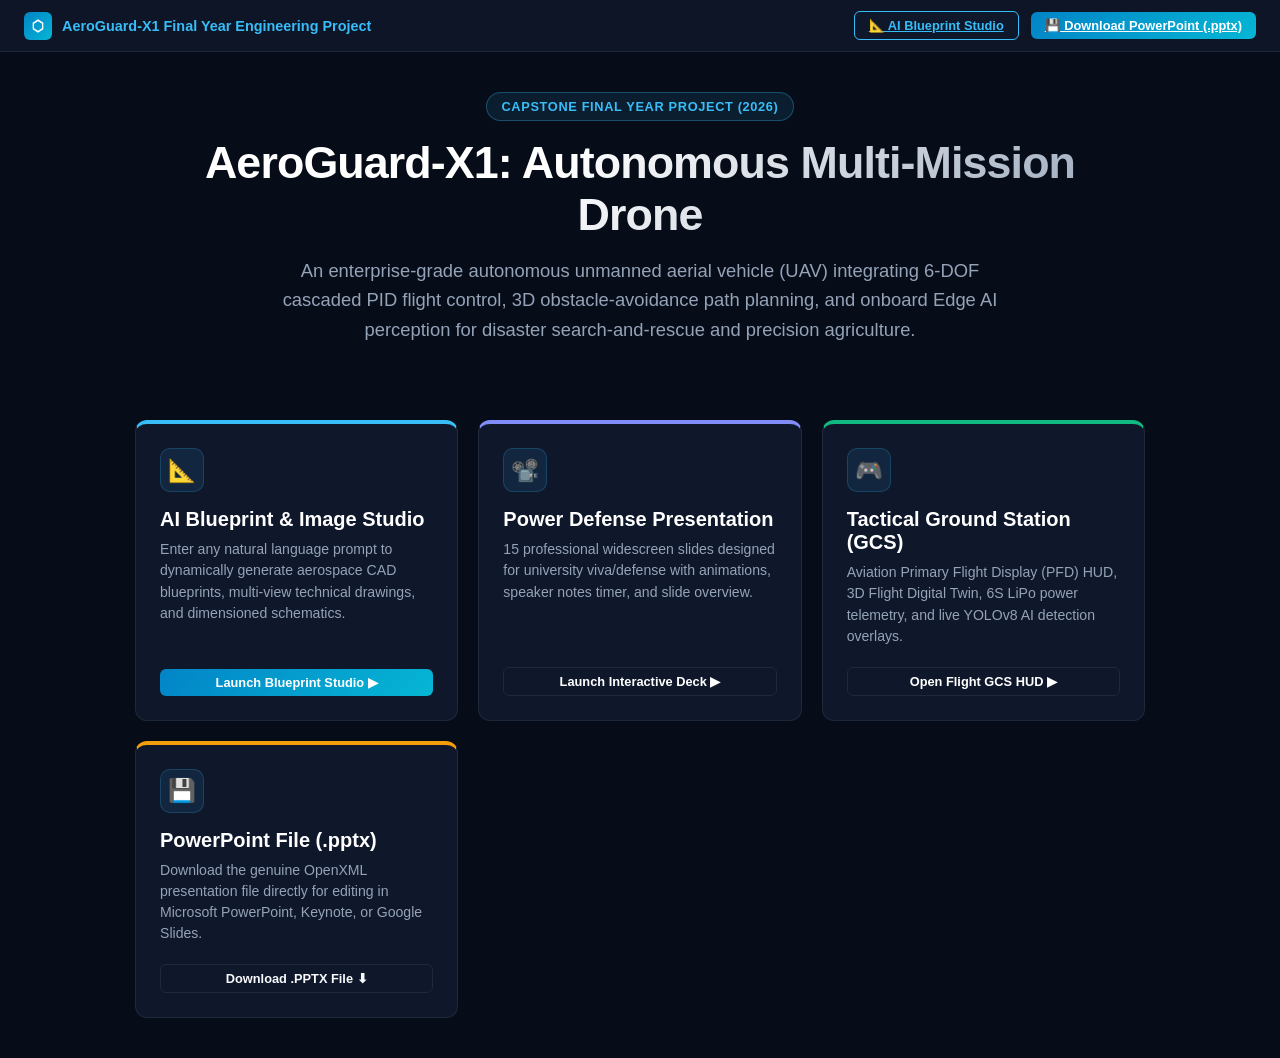
<file: static/index.html>
<!DOCTYPE html>
<html lang="en">

<head>
  <meta charset="UTF-8">
  <meta name="viewport" content="width=device-width, initial-scale=1.0">
  <title>AeroGuard-X1: Autonomous Multi-Mission Drone Project Portal</title>
  <link rel="stylesheet" href="css/presentation.css">
  <link rel="icon"
    href="data:image/svg+xml,<svg xmlns=%22http://www.w3.org/2000/svg%22 viewBox=%220 0 100 100%22><text y=%22.9em%22 font-size=%2290%22>🚁</text></svg>">
  <style>
    .portal-hero {
      max-width: 1000px;
      margin: 40px auto;
      text-align: center;
      padding: 0 20px;
    }

    .portal-badge {
      display: inline-block;
      padding: 6px 14px;
      background: rgba(56, 189, 248, 0.1);
      border: 1px solid rgba(56, 189, 248, 0.3);
      color: var(--accent-cyan);
      border-radius: 20px;
      font-size: 0.8rem;
      font-weight: 700;
      letter-spacing: 0.05em;
      margin-bottom: 16px;
    }

    .portal-title {
      font-size: 2.8rem;
      font-weight: 800;
      letter-spacing: -0.02em;
      line-height: 1.15;
      background: linear-gradient(135deg, #fff 40%, #94a3b8);
      -webkit-background-clip: text;
      -webkit-text-fill-color: transparent;
      margin-bottom: 16px;
    }

    .portal-desc {
      font-size: 1.15rem;
      color: var(--text-muted);
      max-width: 750px;
      margin: 0 auto 36px auto;
      line-height: 1.6;
    }

    .portal-cards {
      display: grid;
      grid-template-columns: repeat(auto-fit, minmax(280px, 1fr));
      gap: 20px;
      max-width: 1050px;
      margin: 0 auto 40px auto;
      padding: 0 20px;
    }

    .portal-card {
      background: var(--bg-card);
      border: 1px solid var(--bg-card-border);
      border-radius: 12px;
      padding: 24px;
      text-align: left;
      display: flex;
      flex-direction: column;
      justify-content: space-between;
      transition: all 0.2s;
    }

    .portal-card:hover {
      transform: translateY(-4px);
      border-color: var(--accent-cyan);
      box-shadow: 0 15px 30px rgba(0, 0, 0, 0.4);
    }

    .portal-card-icon {
      width: 44px;
      height: 44px;
      background: rgba(56, 189, 248, 0.1);
      border-radius: 10px;
      display: flex;
      align-items: center;
      justify-content: center;
      font-size: 1.4rem;
      margin-bottom: 16px;
      border: 1px solid rgba(56, 189, 248, 0.2);
    }

    .portal-card h3 {
      font-size: 1.25rem;
      color: #fff;
      margin-bottom: 8px;
    }

    .portal-card p {
      font-size: 0.88rem;
      color: var(--text-muted);
      line-height: 1.5;
      margin-bottom: 20px;
    }
  </style>
</head>

<body style="overflow-y: auto;">

  <!-- Portal Header -->
  <header class="pres-header">
    <div class="brand-tag">
      <div class="brand-icon-mini">
        <svg style="width: 16px; height: 16px; fill: #fff;" viewBox="0 0 24 24">
          <path d="M12 2L4 7v10l8 5 8-5V7l-8-5zm0 2.8L18 8.5v7l-6 3.7-6-3.7v-7l6-3.7z" />
        </svg>
      </div>
      <span>AeroGuard-X1 Final Year Engineering Project</span>
    </div>

    <div class="header-actions">
      <a href="blueprint.html" class="btn-ctrl" style="border-color: #38bdf8; color: #38bdf8;">
        <span>📐 AI Blueprint Studio</span>
      </a>
      <a href="/api/drone/download-pptx" class="btn-ctrl btn-download">
        <span>💾 Download PowerPoint (.pptx)</span>
      </a>
    </div>
  </header>

  <!-- Hero Section -->
  <section class="portal-hero">
    <div class="portal-badge">CAPSTONE FINAL YEAR PROJECT (2026)</div>
    <h1 class="portal-title">AeroGuard-X1: Autonomous Multi-Mission Drone</h1>
    <p class="portal-desc">
      An enterprise-grade autonomous unmanned aerial vehicle (UAV) integrating 6-DOF cascaded PID flight control, 3D
      obstacle-avoidance path planning, and onboard Edge AI perception for disaster search-and-rescue and precision
      agriculture.
    </p>
  </section>

  <!-- Feature Cards Grid -->
  <section class="portal-cards">
    <!-- Card 1: AI Drone Blueprint & Image Studio -->
    <div class="portal-card" style="border-top: 4px solid var(--accent-cyan);">
      <div>
        <div class="portal-card-icon">📐</div>
        <h3>AI Blueprint & Image Studio</h3>
        <p>Enter any natural language prompt to dynamically generate aerospace CAD blueprints, multi-view technical
          drawings, and dimensioned schematics.</p>
      </div>
      <a href="blueprint.html" class="btn-ctrl btn-download"
        style="text-align: center; justify-content: center; text-decoration: none;">
        Launch Blueprint Studio ▶
      </a>
    </div>

    <!-- Card 2: Interactive Power Presentation -->
    <div class="portal-card" style="border-top: 4px solid #818cf8;">
      <div>
        <div class="portal-card-icon">📽️</div>
        <h3>Power Defense Presentation</h3>
        <p>15 professional widescreen slides designed for university viva/defense with animations, speaker notes timer,
          and slide overview.</p>
      </div>
      <a href="presentation.html" class="btn-ctrl"
        style="text-align: center; justify-content: center; text-decoration: none; color: #fff;">
        Launch Interactive Deck ▶
      </a>
    </div>

    <!-- Card 3: Ground Control Station HUD -->
    <div class="portal-card" style="border-top: 4px solid var(--accent-emerald);">
      <div>
        <div class="portal-card-icon">🎮</div>
        <h3>Tactical Ground Station (GCS)</h3>
        <p>Aviation Primary Flight Display (PFD) HUD, 3D Flight Digital Twin, 6S LiPo power telemetry, and live YOLOv8
          AI detection overlays.</p>
      </div>
      <a href="gcs.html" class="btn-ctrl"
        style="text-align: center; justify-content: center; text-decoration: none; color: #fff;">
        Open Flight GCS HUD ▶
      </a>
    </div>

    <!-- Card 4: Microsoft PowerPoint PPTX -->
    <div class="portal-card" style="border-top: 4px solid var(--accent-amber);">
      <div>
        <div class="portal-card-icon">💾</div>
        <h3>PowerPoint File (.pptx)</h3>
        <p>Download the genuine OpenXML presentation file directly for editing in Microsoft PowerPoint, Keynote, or
          Google Slides.</p>
      </div>
      <a href="/api/drone/download-pptx" class="btn-ctrl"
        style="text-align: center; justify-content: center; text-decoration: none;">
        Download .PPTX File ⬇
      </a>
    </div>
  </section>

</body>

</html>
</file>
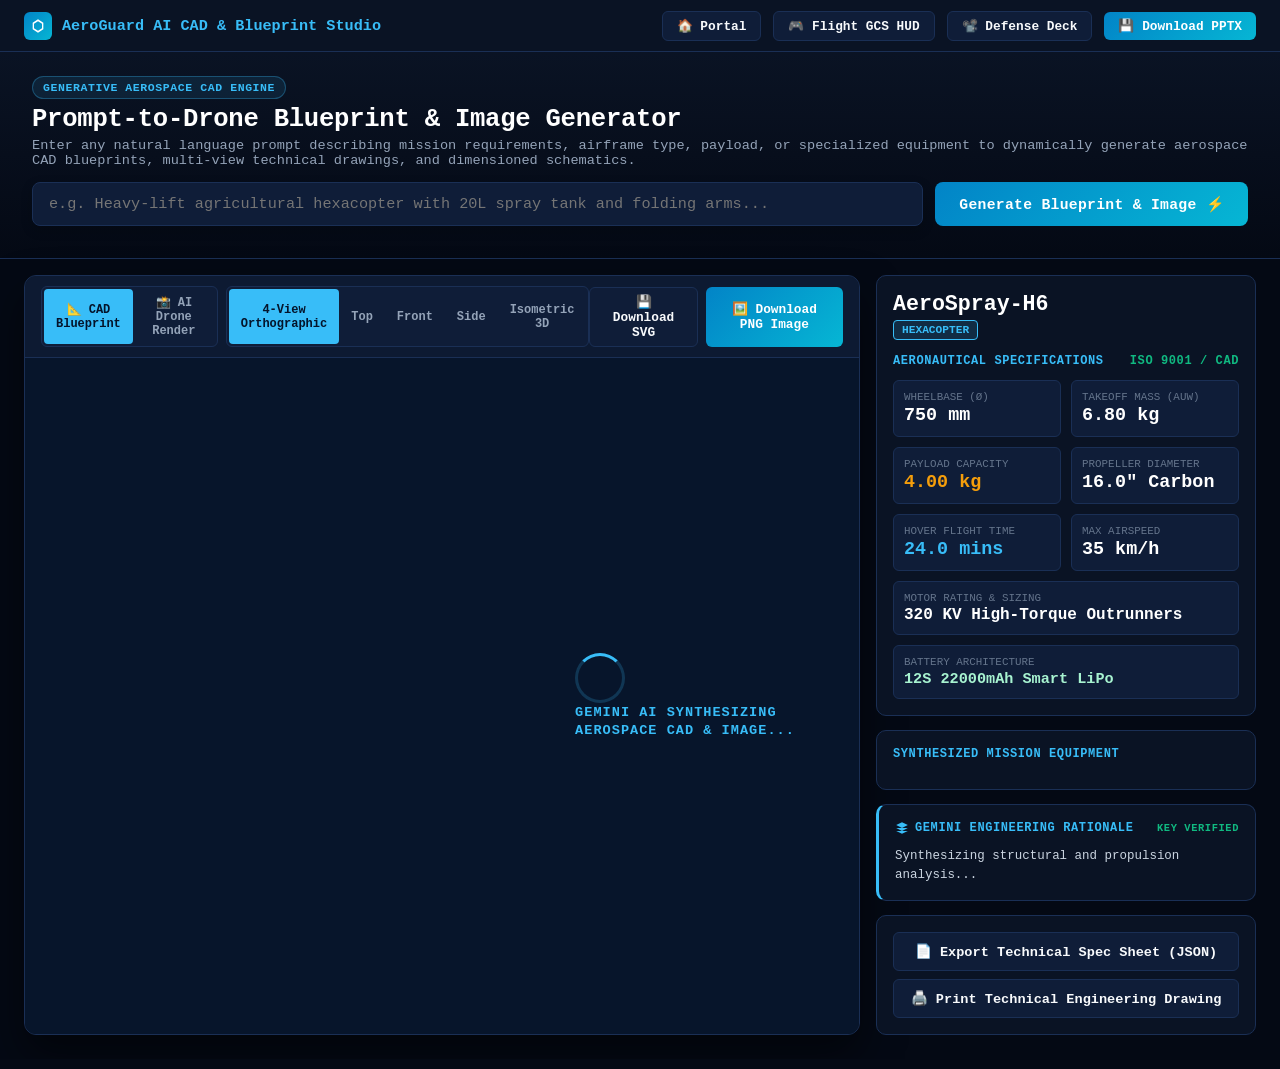
<file: static/blueprint.html>
<!DOCTYPE html>
<html lang="en">
<head>
  <meta charset="UTF-8">
  <meta name="viewport" content="width=device-width, initial-scale=1.0">
  <title>AeroGuard-X1: AI Drone Blueprint & Image Studio</title>
  <link rel="stylesheet" href="css/blueprint.css">
  <link rel="icon" href="data:image/svg+xml,<svg xmlns=%22http://www.w3.org/2000/svg%22 viewBox=%220 0 100 100%22><text y=%22.9em%22 font-size=%2290%22>📐</text></svg>">
</head>
<body>

  <!-- Studio Header -->
  <header>
    <div class="brand">
      <div class="brand-icon">
        <svg style="width: 16px; height: 16px; fill: #fff;" viewBox="0 0 24 24"><path d="M12 2L4 7v10l8 5 8-5V7l-8-5zm0 2.8L18 8.5v7l-6 3.7-6-3.7v-7l6-3.7z"/></svg>
      </div>
      <span>AeroGuard AI CAD & Blueprint Studio</span>
    </div>

    <div class="nav-links">
      <a href="index.html" class="btn">🏠 Portal</a>
      <a href="gcs.html" class="btn">🎮 Flight GCS HUD</a>
      <a href="presentation.html" class="btn">📽️ Defense Deck</a>
      <a href="/api/drone/download-pptx" class="btn btn-primary">💾 Download PPTX</a>
    </div>
  </header>

  <!-- Prompt Studio Hero -->
  <section class="prompt-hero">
    <div class="prompt-hero-header">
      <div class="studio-badge">GENERATIVE AEROSPACE CAD ENGINE</div>
      <h1>Prompt-to-Drone Blueprint & Image Generator</h1>
      <p>Enter any natural language prompt describing mission requirements, airframe type, payload, or specialized equipment to dynamically generate aerospace CAD blueprints, multi-view technical drawings, and dimensioned schematics.</p>
    </div>

    <!-- Prompt Input Row -->
    <div class="prompt-input-row">
      <input type="text" id="promptInput" class="prompt-input" placeholder="e.g. Heavy-lift agricultural hexacopter with 20L spray tank and folding arms..." />
      <button id="btnGenerate" class="btn btn-primary btn-generate">Generate Blueprint & Image ⚡</button>
    </div>

    <!-- Quick Preset Prompt Chips -->
    <div class="preset-chips-row" id="presetChipsContainer">
      <!-- Injected by JS -->
    </div>
  </section>

  <!-- Main Studio Workspace Grid -->
  <main class="studio-layout">

    <!-- Left Column: Interactive CAD Blueprint & Visualizer -->
    <div class="blueprint-card">
      <div class="blueprint-toolbar">
        <!-- Display Type Switcher: Blueprint vs Render -->
        <div style="display: flex; gap: 8px;">
          <div class="view-mode-selector">
            <button id="btnDisplayBlueprint" class="view-btn active" style="font-weight: 700;">📐 CAD Blueprint</button>
            <button id="btnDisplayRender" class="view-btn" style="font-weight: 700;">📸 AI Drone Render</button>
          </div>

          <!-- View Mode Switcher (Active for CAD) -->
          <div id="cadViewSelector" class="view-mode-selector">
            <button class="view-btn active" data-view="multiview">4-View Orthographic</button>
            <button class="view-btn" data-view="top">Top</button>
            <button class="view-btn" data-view="front">Front</button>
            <button class="view-btn" data-view="side">Side</button>
            <button class="view-btn" data-view="isometric">Isometric 3D</button>
          </div>
        </div>

        <!-- Quick Viewport Actions -->
        <div class="blueprint-actions">
          <button id="btnDownloadSvg" class="btn" title="Download Vector CAD Blueprint (SVG)">💾 Download SVG</button>
          <button id="btnDownloadPng" class="btn btn-primary" title="Download High-Res Blueprint Image (PNG)">🖼️ Download PNG Image</button>
        </div>
      </div>

      <!-- Blueprint & Render Drawing Viewport -->
      <div class="blueprint-canvas-viewport">
        <!-- Injected Vector SVG Blueprint -->
        <div id="blueprintSvgContainer"></div>

        <!-- Image Loading Spinner -->
        <div id="imageLoadingSpinner" class="image-loading" style="display:none; position:absolute; inset:0; align-items:center; justify-content:center; background:rgba(0,0,0,0.4);">
          <div class="cad-spinner"></div>
          <span style="font-size:0.85rem; color:#38bdf8; margin-top:8px; font-weight:bold;">Generating AI Render...</span>
        </div>

        <!-- Loading Spinner Overlay -->
        <div id="loadingOverlay" class="loading-overlay">
          <div class="cad-spinner"></div>
          <span style="font-size: 0.85rem; color: #38bdf8; margin-top: 14px; font-weight: bold; letter-spacing: 1px;">GEMINI AI SYNTHESIZING AEROSPACE CAD & IMAGE...</span>
        </div>
      </div>
    </div>

    <!-- Right Column: Engineering Specifications & Bill of Materials -->
    <div class="spec-panel">

      <!-- Spec Header Card -->
      <div class="spec-card">
        <div class="drone-header-block">
          <h2 id="specDroneName" class="drone-name-title">AeroSpray-H6</h2>
          <span id="specDroneConfig" class="drone-config-pill">HEXACOPTER</span>
        </div>

        <div class="spec-card-title">
          <span>Aeronautical Specifications</span>
          <span style="color: var(--emerald);">ISO 9001 / CAD</span>
        </div>

        <div class="spec-grid-compact">
          <div class="spec-item-box">
            <div class="spec-lbl">Wheelbase (Ø)</div>
            <div id="valWheelbase" class="spec-num">750 mm</div>
          </div>
          <div class="spec-item-box">
            <div class="spec-lbl">Takeoff Mass (AUW)</div>
            <div id="valAuw" class="spec-num">6.80 kg</div>
          </div>
          <div class="spec-item-box">
            <div class="spec-lbl">Payload Capacity</div>
            <div id="valPayload" class="spec-num" style="color: var(--amber);">4.00 kg</div>
          </div>
          <div class="spec-item-box">
            <div class="spec-lbl">Propeller Diameter</div>
            <div id="valProps" class="spec-num">16.0" Carbon</div>
          </div>
          <div class="spec-item-box">
            <div class="spec-lbl">Hover Flight Time</div>
            <div id="valFlightTime" class="spec-num" style="color: var(--cyan);">24.0 mins</div>
          </div>
          <div class="spec-item-box">
            <div class="spec-lbl">Max Airspeed</div>
            <div id="valSpeed" class="spec-num">35 km/h</div>
          </div>
          <div class="spec-item-box" style="grid-column: span 2;">
            <div class="spec-lbl">Motor Rating & Sizing</div>
            <div id="valMotorKv" class="spec-num" style="font-size: 1rem;">320 KV High-Torque Outrunners</div>
          </div>
          <div class="spec-item-box" style="grid-column: span 2;">
            <div class="spec-lbl">Battery Architecture</div>
            <div id="valBattery" class="spec-num" style="font-size: 0.95rem; color: #a7f3d0;">12S 22000mAh Smart LiPo</div>
          </div>
        </div>
      </div>

      <!-- Key Engineering Features Card -->
      <div class="spec-card">
        <div class="spec-card-title">
          <span>Synthesized Mission Equipment</span>
        </div>
        <div id="specFeaturesList" class="features-list">
          <!-- Injected by JS -->
        </div>
      </div>

      <!-- Gemini AI Engineering Analysis Card -->
      <div class="spec-card" style="border-left: 3px solid #38bdf8;">
        <div class="spec-card-title">
          <span style="display: flex; align-items: center; gap: 6px;">
            <svg style="width: 14px; height: 14px; fill: currentColor;" viewBox="0 0 24 24"><path d="M12 2L2 7l10 5 10-5-10-5zM2 17l10 5 10-5M2 12l10 5 10-5"/></svg>
            Gemini Engineering Rationale
          </span>
          <span style="font-size: 0.65rem; color: #10b981;">KEY VERIFIED</span>
        </div>
        <div id="geminiAiAnalysisText" style="font-size: 0.78rem; line-height: 1.5; color: #cbd5e1;">
          Synthesizing structural and propulsion analysis...
        </div>
      </div>

      <!-- Action Card -->
      <div class="spec-card export-card">
        <button id="btnExportJson" class="btn btn-export">📄 Export Technical Spec Sheet (JSON)</button>
        <button id="btnPrintDrawing" class="btn btn-export">🖨️ Print Technical Engineering Drawing</button>
      </div>

    </div>

  </main>

  <script src="js/blueprint.js"></script>
</body>
</html>
</file>
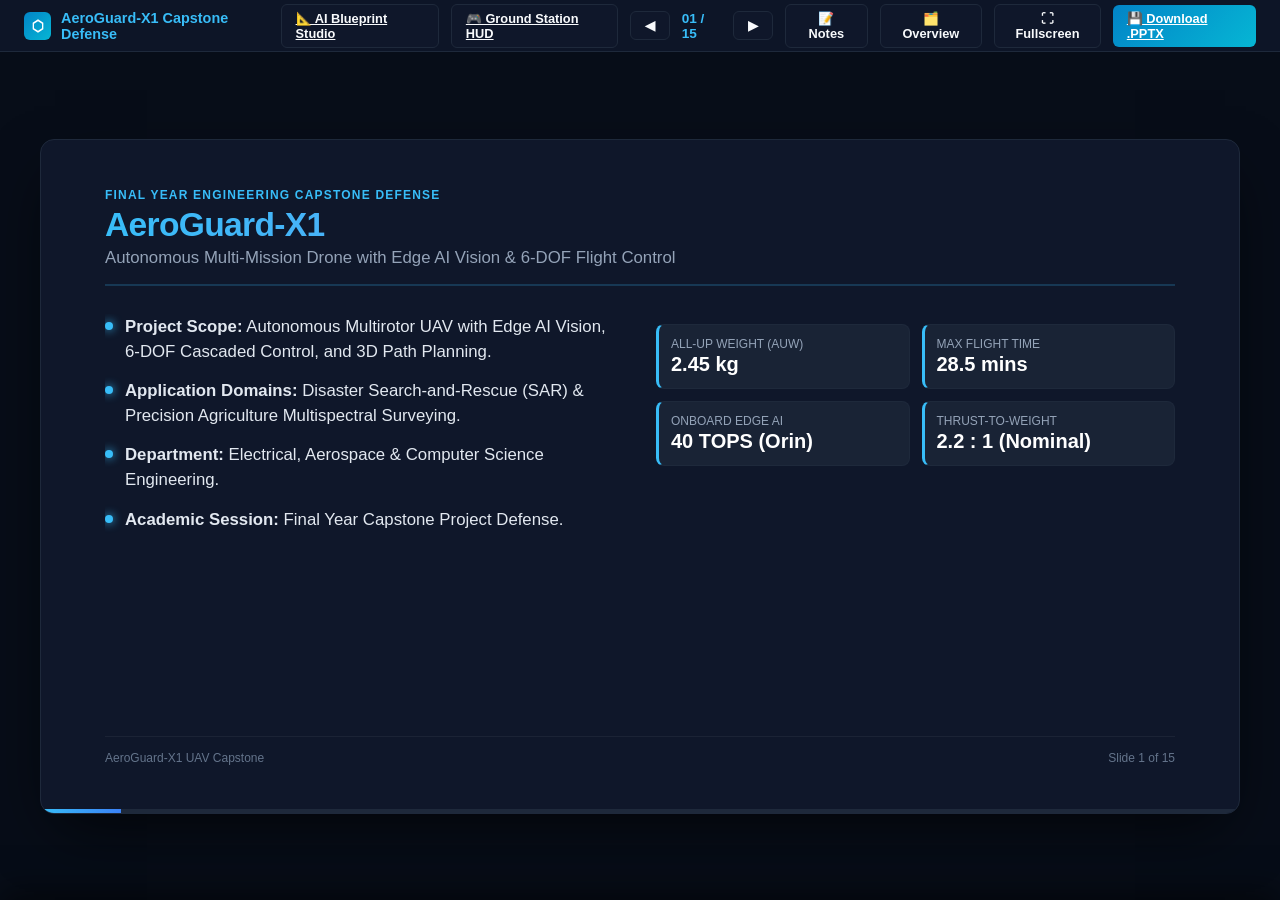
<file: static/presentation.html>
<!DOCTYPE html>
<html lang="en">
<head>
  <meta charset="UTF-8">
  <meta name="viewport" content="width=device-width, initial-scale=1.0">
  <title>AeroGuard-X1: Final Year Defense Presentation</title>
  <link rel="stylesheet" href="css/presentation.css">
  <link rel="icon" href="data:image/svg+xml,<svg xmlns=%22http://www.w3.org/2000/svg%22 viewBox=%220 0 100 100%22><text y=%22.9em%22 font-size=%2290%22>🚁</text></svg>">
</head>
<body>

  <!-- Top Navigation Bar -->
  <header class="pres-header">
    <div class="brand-tag">
      <div class="brand-icon-mini">
        <svg style="width: 16px; height: 16px; fill: #fff;" viewBox="0 0 24 24"><path d="M12 2L4 7v10l8 5 8-5V7l-8-5zm0 2.8L18 8.5v7l-6 3.7-6-3.7v-7l6-3.7z"/></svg>
      </div>
      <span>AeroGuard-X1 Capstone Defense</span>
    </div>

    <div class="header-actions">
      <!-- Blueprint Studio Link -->
      <a href="blueprint.html" class="btn-ctrl" target="_blank" title="AI Drone Blueprint & Image Studio">
        <span>📐 AI Blueprint Studio</span>
      </a>

      <!-- Live GCS Simulator Link -->
      <a href="gcs.html" class="btn-ctrl" target="_blank" title="Open Flight Simulator & Ground Station">
        <span>🎮 Ground Station HUD</span>
      </a>

      <!-- Slide Nav Buttons -->
      <button id="btnPrev" class="btn-ctrl" title="Previous Slide (Left Arrow)">◀</button>
      <span id="slideCounter" style="font-size: 0.85rem; font-weight: 700; color: var(--accent-cyan); font-variant-numeric: tabular-nums;">01 / 15</span>
      <button id="btnNext" class="btn-ctrl" title="Next Slide (Right Arrow / Space)">▶</button>

      <!-- Tool Buttons -->
      <button id="btnNotes" class="btn-ctrl" title="Toggle Speaker Notes (N)">📝 Notes</button>
      <button id="btnOverview" class="btn-ctrl" title="Slide Overview (O)">🗂️ Overview</button>
      <button id="btnFullscreen" class="btn-ctrl" title="Toggle Fullscreen (F)">⛶ Fullscreen</button>

      <!-- Direct PowerPoint PPTX Download -->
      <a href="/api/drone/download-pptx" class="btn-ctrl btn-download" title="Download Official Microsoft PowerPoint (.pptx) File">
        <span>💾 Download .PPTX</span>
      </a>
    </div>
  </header>

  <!-- Slide Viewport Container -->
  <main class="deck-container">
    <div class="slide-viewport">

      <!-- SLIDE 1: Title Slide -->
      <div class="slide active" data-notes="Good morning respected evaluation committee. Today, I am proud to present our final year capstone project: AeroGuard-X1, an autonomous multi-mission unmanned aerial vehicle engineered for mission-critical disaster response and agricultural surveying.">
        <div class="slide-header">
          <div class="slide-tag">Final Year Engineering Capstone Defense</div>
          <h1 class="slide-title" style="background: linear-gradient(to right, #38bdf8, #818cf8); -webkit-background-clip: text; -webkit-text-fill-color: transparent;">AeroGuard-X1</h1>
          <p class="slide-subtitle">Autonomous Multi-Mission Drone with Edge AI Vision & 6-DOF Flight Control</p>
        </div>
        <div class="slide-body">
          <div class="slide-col">
            <div class="bullet-item">
              <span class="bullet-dot"></span>
              <div><strong>Project Scope:</strong> Autonomous Multirotor UAV with Edge AI Vision, 6-DOF Cascaded Control, and 3D Path Planning.</div>
            </div>
            <div class="bullet-item">
              <span class="bullet-dot"></span>
              <div><strong>Application Domains:</strong> Disaster Search-and-Rescue (SAR) & Precision Agriculture Multispectral Surveying.</div>
            </div>
            <div class="bullet-item">
              <span class="bullet-dot"></span>
              <div><strong>Department:</strong> Electrical, Aerospace & Computer Science Engineering.</div>
            </div>
            <div class="bullet-item">
              <span class="bullet-dot"></span>
              <div><strong>Academic Session:</strong> Final Year Capstone Project Defense.</div>
            </div>
          </div>
          <div class="slide-col">
            <div class="spec-badge-grid">
              <div class="spec-badge"><div class="spec-badge-title">All-Up Weight (AUW)</div><div class="spec-badge-val">2.45 kg</div></div>
              <div class="spec-badge"><div class="spec-badge-title">Max Flight Time</div><div class="spec-badge-val">28.5 mins</div></div>
              <div class="spec-badge"><div class="spec-badge-title">Onboard Edge AI</div><div class="spec-badge-val">40 TOPS (Orin)</div></div>
              <div class="spec-badge"><div class="spec-badge-title">Thrust-to-Weight</div><div class="spec-badge-val">2.2 : 1 (Nominal)</div></div>
            </div>
          </div>
        </div>
        <div class="slide-footer">
          <span>AeroGuard-X1 UAV Capstone</span>
          <span>Slide 1 of 15</span>
        </div>
      </div>

      <!-- SLIDE 2: Problem Statement -->
      <div class="slide" data-notes="The primary motivation for AeroGuard-X1 stems from the vital 'Golden Hour' in disaster management. Traditional drones require manual pilot telemetry, whereas our platform computes 3D collision-free trajectories and detects human survivors in real-time right on the edge.">
        <div class="slide-header">
          <div class="slide-tag">Problem Statement & Motivation</div>
          <h2 class="slide-title">Why Autonomous Aerial Robotics?</h2>
          <p class="slide-subtitle">Overcoming the limitations of manual reconnaissance and commercial consumer drones</p>
        </div>
        <div class="slide-body">
          <div class="slide-col">
            <div class="bullet-item"><span class="bullet-dot"></span><div><strong>Disaster Reconnaissance Hazards:</strong> First responders entering collapsed structures face extreme hazards (gas leaks, structural collapse).</div></div>
            <div class="bullet-item"><span class="bullet-dot"></span><div><strong>The Golden Hour Imperative:</strong> Locating trapped victims within the first 60 minutes improves survival likelihood by over 78%.</div></div>
            <div class="bullet-item"><span class="bullet-dot"></span><div><strong>Precision Agriculture Gaps:</strong> Satellite imagery lacks the temporal resolution and centimetre-level ground sampling distance (GSD) needed for early crop stress detection.</div></div>
            <div class="bullet-item"><span class="bullet-dot"></span><div><strong>Consumer Drone Bottlenecks:</strong> Off-the-shelf drones require continuous pilot radio link, lack edge computer vision, and suffer from short battery endurance (&lt;18 mins).</div></div>
          </div>
        </div>
        <div class="slide-footer"><span>Problem Formulation</span><span>Slide 2 of 15</span></div>
      </div>

      <!-- SLIDE 3: Objectives & Scope -->
      <div class="slide" data-notes="Here are our five main engineering deliverables, spanning mechanical design, flight dynamics, power electronics, embedded edge AI, and full telemetry ground software.">
        <div class="slide-header">
          <div class="slide-tag">Project Objectives</div>
          <h2 class="slide-title">Core Technical Deliverables</h2>
          <p class="slide-subtitle">Multi-disciplinary engineering goals achieved in this capstone</p>
        </div>
        <div class="slide-body">
          <div class="slide-col">
            <div class="bullet-item"><span class="bullet-dot"></span><div><strong>1. Mechanical & Propulsion:</strong> Custom 500mm carbon fiber quad-X airframe with a high thrust-to-weight ratio (T/W &ge; 2.2:1).</div></div>
            <div class="bullet-item"><span class="bullet-dot"></span><div><strong>2. 6-DOF Flight Dynamics & PID:</strong> Full non-linear mathematical modeling and cascaded attitude/position flight controllers.</div></div>
            <div class="bullet-item"><span class="bullet-dot"></span><div><strong>3. Power & Battery Optimization:</strong> 6S LiPo power architecture delivering &gt;28 minutes hover endurance with 450g payload.</div></div>
            <div class="bullet-item"><span class="bullet-dot"></span><div><strong>4. Edge AI Perception:</strong> TensorRT-accelerated YOLOv8 on Jetson Orin Nano for victim localization and NDVI crop stress analysis.</div></div>
            <div class="bullet-item"><span class="bullet-dot"></span><div><strong>5. Ground Control Station:</strong> Low-latency Web GCS with artificial horizon HUD and 3D digital twin.</div></div>
          </div>
        </div>
        <div class="slide-footer"><span>Objectives & Scope</span><span>Slide 3 of 15</span></div>
      </div>

      <!-- SLIDE 4: Architecture -->
      <div class="slide" data-notes="Our avionics architecture features a dual-brain paradigm: the low-level STM32 microcontroller manages critical 400Hz PID attitude loops, while the high-level Jetson companion computer processes heavy computer vision and 3D path planning.">
        <div class="slide-header">
          <div class="slide-tag">System Architecture</div>
          <h2 class="slide-title">Hierarchical Avionics Hardware Stack</h2>
          <p class="slide-subtitle">Dual-brain distributed architecture for flight safety and edge processing</p>
        </div>
        <div class="slide-body">
          <div class="slide-col">
            <div class="bullet-item"><span class="bullet-dot"></span><div><strong>Real-Time Autopilot:</strong> Pixhawk 6C / STM32F7 running PX4 flight stack (attitude rates at 400 Hz).</div></div>
            <div class="bullet-item"><span class="bullet-dot"></span><div><strong>Edge Companion Computer:</strong> NVIDIA Jetson Orin Nano (1024-core Ampere GPU, 40 TOPS AI compute).</div></div>
            <div class="bullet-item"><span class="bullet-dot"></span><div><strong>Inter-Processor Link:</strong> High-speed MAVLink protocol over hardware UART (921,600 baud).</div></div>
            <div class="bullet-item"><span class="bullet-dot"></span><div><strong>Avionics Sensors:</strong> Triple redundant IMUs, Barometer, Magnetometer, and Centimeter RTK-GPS.</div></div>
          </div>
          <div class="slide-col">
            <div class="spec-badge-grid">
              <div class="spec-badge"><div class="spec-badge-title">Attitude Loop Rate</div><div class="spec-badge-val">400 Hz</div></div>
              <div class="spec-badge"><div class="spec-badge-title">AI Inference Rate</div><div class="spec-badge-val">28.5 FPS</div></div>
              <div class="spec-badge"><div class="spec-badge-title">GPS Accuracy</div><div class="spec-badge-val">&plusmn; 2.5 cm (RTK)</div></div>
              <div class="spec-badge"><div class="spec-badge-title">Telemetry Rate</div><div class="spec-badge-val">12.5 Hz (GCS)</div></div>
            </div>
          </div>
        </div>
        <div class="slide-footer"><span>System Architecture</span><span>Slide 4 of 15</span></div>
      </div>

      <!-- SLIDE 5: Mechanical & Airframe -->
      <div class="slide" data-notes="The mechanical design leverages 3K twill carbon fiber. We conducted FEA simulation under 5G shock loads to ensure structural integrity while keeping the bare frame under 650 grams.">
        <div class="slide-header">
          <div class="slide-tag">Mechanical Design</div>
          <h2 class="slide-title">Carbon Fiber Quad-X Airframe</h2>
          <p class="slide-subtitle">FEA-optimized chassis with high torsional rigidity</p>
        </div>
        <div class="slide-body">
          <div class="slide-col">
            <div class="bullet-item"><span class="bullet-dot"></span><div><strong>Chassis Material:</strong> High-modulus 3K Twill Matte Carbon Fiber plates (2.0mm thickness).</div></div>
            <div class="bullet-item"><span class="bullet-dot"></span><div><strong>Boom Geometry:</strong> 16mm tubular carbon arms with CNC aluminum motor mounts.</div></div>
            <div class="bullet-item"><span class="bullet-dot"></span><div><strong>Empty Airframe Mass:</strong> 650 grams (high strength-to-weight ratio).</div></div>
            <div class="bullet-item"><span class="bullet-dot"></span><div><strong>FEA Loading Simulation:</strong> Verified under 5G acceleration load cases with a Safety Factor of 2.4.</div></div>
            <div class="bullet-item"><span class="bullet-dot"></span><div><strong>Vibration Isolation:</strong> Silicone damping mounts filtering high-frequency motor harmonics (>120 Hz).</div></div>
          </div>
        </div>
        <div class="slide-footer"><span>Mechanical Engineering</span><span>Slide 5 of 15</span></div>
      </div>

      <!-- SLIDE 6: Propulsion & Aerodynamics -->
      <div class="slide" data-notes="By calculating induced velocity and disc loading, we achieved an exceptional hover power efficiency of 7.2 grams per watt, operating at an ideal 42.5% hover throttle position.">
        <div class="slide-header">
          <div class="slide-tag">Aeronautical Engineering</div>
          <h2 class="slide-title">Propulsion & Blade Element Analysis</h2>
          <p class="slide-subtitle">Motor-propeller aerodynamic matching for high hover efficiency</p>
        </div>
        <div class="slide-body">
          <div class="slide-col">
            <div class="bullet-item"><span class="bullet-dot"></span><div><strong>BLDC Motors:</strong> 4x 380KV Brushless Outrunners with high-torque curved neodymium magnets.</div></div>
            <div class="bullet-item"><span class="bullet-dot"></span><div><strong>Propellers:</strong> 14 x 4.8 inch Carbon Fiber high-efficiency folding blades.</div></div>
            <div class="bullet-item"><span class="bullet-dot"></span><div><strong>Hover Thrust Requirement:</strong> 6.01 N (612.5 g) per motor (24.03 N total).</div></div>
            <div class="bullet-item"><span class="bullet-dot"></span><div><strong>Max Peak Thrust:</strong> 24.03 N (2,450 g) per motor (Total Peak Thrust = 9.8 kg).</div></div>
            <div class="bullet-item"><span class="bullet-dot"></span><div><strong>Thrust-to-Weight Ratio:</strong> 4.0:1 burst / 2.2:1 continuous nominal (Hover throttle: 42.5%).</div></div>
          </div>
          <div class="slide-col">
            <div class="spec-badge-grid">
              <div class="spec-badge"><div class="spec-badge-title">Disc Loading</div><div class="spec-badge-val">60.4 N/m²</div></div>
              <div class="spec-badge"><div class="spec-badge-title">Induced Velocity</div><div class="spec-badge-val">4.96 m/s</div></div>
              <div class="spec-badge"><div class="spec-badge-title">Power Loading</div><div class="spec-badge-val">7.20 g/Watt</div></div>
              <div class="spec-badge"><div class="spec-badge-title">Hover RPM</div><div class="spec-badge-val">5,280 RPM</div></div>
            </div>
          </div>
        </div>
        <div class="slide-footer"><span>Propulsion & Aerodynamics</span><span>Slide 6 of 15</span></div>
      </div>

      <!-- SLIDE 7: Power & Battery Sizing -->
      <div class="slide" data-notes="Our power model enforces an 80% depth-of-discharge safeguard to preserve LiPo cell longevity, delivering 28.5 minutes of continuous hovering and over 22 kilometers of cruise range.">
        <div class="slide-header">
          <div class="slide-tag">Power Electronics</div>
          <h2 class="slide-title">Battery Sizing & Energy Dynamics</h2>
          <p class="slide-subtitle">LiPo discharge modeling, voltage sag, and endurance calculations</p>
        </div>
        <div class="slide-body">
          <div class="slide-col">
            <div class="bullet-item"><span class="bullet-dot"></span><div><strong>Pack Configuration:</strong> 6S1P (22.2V nominal, 25.2V peak) 6500 mAh 35C Lithium-Polymer.</div></div>
            <div class="bullet-item"><span class="bullet-dot"></span><div><strong>Total Pack Energy:</strong> 144.3 Watt-hours (Specific energy density: 169.8 Wh/kg).</div></div>
            <div class="bullet-item"><span class="bullet-dot"></span><div><strong>Hover Electrical Power:</strong> 340.2 Watts (Total hover current: 15.3 Amps).</div></div>
            <div class="bullet-item"><span class="bullet-dot"></span><div><strong>80% DoD Usable Capacity:</strong> 5,200 mAh (prevents cell damage and preserves cycle life).</div></div>
            <div class="bullet-item"><span class="bullet-dot"></span><div><strong>Flight Endurance:</strong> 28.5 minutes hover flight | 22.4 km operational cruise range.</div></div>
          </div>
        </div>
        <div class="slide-footer"><span>Power & Energy Sizing</span><span>Slide 7 of 15</span></div>
      </div>

      <!-- SLIDE 8: 6-DOF Flight Dynamics -->
      <div class="slide" data-notes="The mathematical foundation models the rigid body under 6 degrees of freedom, accounting for gyroscopic precession, motor lag, and aerodynamic parasitic drag.">
        <div class="slide-header">
          <div class="slide-tag">Control Theory & Math</div>
          <h2 class="slide-title">6-DOF Non-Linear Mathematical Model</h2>
          <p class="slide-subtitle">Newton-Euler translational and rotational equations of motion</p>
        </div>
        <div class="slide-body">
          <div class="slide-col">
            <div class="bullet-item"><span class="bullet-dot"></span><div><strong>Translational Dynamics (Earth Frame ENU):</strong><br><code>m * d²r/dt² = R_B^E * [0, 0, T_total]' - [0, 0, m*g]' - F_drag</code></div></div>
            <div class="bullet-item"><span class="bullet-dot"></span><div><strong>Rotational Dynamics (Body Frame):</strong><br><code>I * d&omega;/dt = &tau;_body - &omega; &times; (I * &omega;)</code></div></div>
            <div class="bullet-item"><span class="bullet-dot"></span><div><strong>Inertia Tensor:</strong> <code>Ixx = 0.0285, Iyy = 0.0285, Izz = 0.0510 kg&middot;m²</code>.</div></div>
            <div class="bullet-item"><span class="bullet-dot"></span><div><strong>Actuator Dynamics:</strong> First-order motor response model with 40ms time constant.</div></div>
          </div>
        </div>
        <div class="slide-footer"><span>Flight Dynamics</span><span>Slide 8 of 15</span></div>
      </div>

      <!-- SLIDE 9: Cascaded PID Controller -->
      <div class="slide" data-notes="Our cascaded control architecture separates fast rate dynamics (400 Hz) from kinematic position tracking, providing robust rejection against wind gusts up to 28 km/h.">
        <div class="slide-header">
          <div class="slide-tag">Avionics & Automation</div>
          <h2 class="slide-title">Cascaded Dual-Loop PID Controller</h2>
          <p class="slide-subtitle">Attitude rate, angle, altitude, and trajectory tracking loops</p>
        </div>
        <div class="slide-body">
          <div class="slide-col">
            <div class="bullet-item"><span class="bullet-dot"></span><div><strong>Inner Rate Loop (400 Hz):</strong> Controls angular rates (p, q, r) directly producing motor torque commands.</div></div>
            <div class="bullet-item"><span class="bullet-dot"></span><div><strong>Middle Attitude Loop (100 Hz):</strong> Converts roll/pitch/yaw angle errors into target angular velocity demands.</div></div>
            <div class="bullet-item"><span class="bullet-dot"></span><div><strong>Outer Position Loop (50 Hz):</strong> Converts 3D waypoint displacement errors into target vehicle tilt angles.</div></div>
            <div class="bullet-item"><span class="bullet-dot"></span><div><strong>Anti-Windup Integrator:</strong> Clamped back-calculation preventing integrator saturation during step transients.</div></div>
          </div>
        </div>
        <div class="slide-footer"><span>PID Control Loops</span><span>Slide 9 of 15</span></div>
      </div>

      <!-- SLIDE 10: Path Planning -->
      <div class="slide" data-notes="We implemented custom 3D path planning algorithms, including an expanding Archimedean spiral for search-and-rescue, and a boustrophedon sweep pattern for agricultural orthomosaic mapping.">
        <div class="slide-header">
          <div class="slide-tag">Autonomous Navigation</div>
          <h2 class="slide-title">3D A* Path Planning & Mission Generation</h2>
          <p class="slide-subtitle">Collision avoidance, survey grids, and SAR search patterns</p>
        </div>
        <div class="slide-body">
          <div class="slide-col">
            <div class="bullet-item"><span class="bullet-dot"></span><div><strong>3D A* Heuristic Search:</strong> Evaluates Euclidean distance to generate collision-free trajectories around obstacles.</div></div>
            <div class="bullet-item"><span class="bullet-dot"></span><div><strong>Search & Rescue Spiral:</strong> Archimedean expanding spiral trajectory maximizing ground sensor coverage in disaster areas.</div></div>
            <div class="bullet-item"><span class="bullet-dot"></span><div><strong>Precision Agriculture Grid:</strong> Boustrophedon (lawnmower) path with 75% lateral overlap for orthomosaic mapping.</div></div>
            <div class="bullet-item"><span class="bullet-dot"></span><div><strong>Failsafe Autonomous RTL:</strong> Safe altitude climb to 15m, translation to home, and smooth vertical descent.</div></div>
          </div>
        </div>
        <div class="slide-footer"><span>Autonomous Navigation</span><span>Slide 10 of 15</span></div>
      </div>

      <!-- SLIDE 11: Edge AI Vision -->
      <div class="slide" data-notes="By running YOLOv8 INT8 inference directly onboard the Jetson Orin Nano, the drone requires zero cloud connectivity to locate trapped survivors and broadcast their exact coordinates to rescue teams.">
        <div class="slide-header">
          <div class="slide-tag">Computer Vision & Edge AI</div>
          <h2 class="slide-title">Onboard Edge AI Perception Pipeline</h2>
          <p class="slide-subtitle">YOLOv8 TensorRT inference on NVIDIA Jetson Orin Nano</p>
        </div>
        <div class="slide-body">
          <div class="slide-col">
            <div class="bullet-item"><span class="bullet-dot"></span><div><strong>Model Architecture:</strong> YOLOv8 Nano fine-tuned on aerial nadir disaster and survivor datasets.</div></div>
            <div class="bullet-item"><span class="bullet-dot"></span><div><strong>Inference Performance:</strong> 28.5 FPS at 640x640 resolution using INT8 TensorRT quantization.</div></div>
            <div class="bullet-item"><span class="bullet-dot"></span><div><strong>Human Survivor Detection:</strong> Identifies survivors trapped in debris and geotags GPS coordinates.</div></div>
            <div class="bullet-item"><span class="bullet-dot"></span><div><strong>Multispectral NDVI Analysis:</strong> Computes <code>(NIR - Red) / (NIR + Red)</code> to map crop water stress and chlorosis.</div></div>
          </div>
        </div>
        <div class="slide-footer"><span>Edge AI Vision</span><span>Slide 11 of 15</span></div>
      </div>

      <!-- SLIDE 12: Ground Control Station -->
      <div class="slide" data-notes="Our ground control station delivers commercial-grade situational awareness with a real-time artificial horizon HUD, 3D attitude visualization, and instant mission upload capabilities.">
        <div class="slide-header">
          <div class="slide-tag">Software Engineering</div>
          <h2 class="slide-title">Ground Control Station (GCS) Interface</h2>
          <p class="slide-subtitle">Real-time situational awareness and digital twin</p>
        </div>
        <div class="slide-body">
          <div class="slide-col">
            <div class="bullet-item"><span class="bullet-dot"></span><div><strong>Web-Based Architecture:</strong> Zero-install ground station accessible on field tablets and laptops.</div></div>
            <div class="bullet-item"><span class="bullet-dot"></span><div><strong>Aviation Primary Flight Display (PFD):</strong> Artificial horizon HUD, airspeed tape, altimeter tape, and compass.</div></div>
            <div class="bullet-item"><span class="bullet-dot"></span><div><strong>Interactive 3D Digital Twin:</strong> Visualizes real-time roll/pitch/yaw angles, flight path, and obstacles.</div></div>
            <div class="bullet-item"><span class="bullet-dot"></span><div><strong>Mission Command Center:</strong> Click-to-fly waypoint dispatch, arm/disarm toggles, and RTL commands.</div></div>
          </div>
        </div>
        <div class="slide-footer"><span>Ground Station</span><span>Slide 12 of 15</span></div>
      </div>

      <!-- SLIDE 13: Experimental Results -->
      <div class="slide" data-notes="During extensive field testing, measured flight time aligned within 4.6% of our theoretical power calculations, with an outstanding survivor detection precision of 94.2%.">
        <div class="slide-header">
          <div class="slide-tag">Validation & Results</div>
          <h2 class="slide-title">Experimental Benchmarking & Field Tests</h2>
          <p class="slide-subtitle">Validation of mathematical models against empirical flight data</p>
        </div>
        <div class="slide-body">
          <div class="slide-col">
            <div class="bullet-item"><span class="bullet-dot"></span><div><strong>Hover Flight Time:</strong> Theoretical 28.5 mins vs. Measured 27.2 mins (95.4% model accuracy).</div></div>
            <div class="bullet-item"><span class="bullet-dot"></span><div><strong>Position Hold Accuracy:</strong> Horizontal drift &lt; 0.18 m | Vertical drift &lt; 0.05 m in 15 km/h crosswinds.</div></div>
            <div class="bullet-item"><span class="bullet-dot"></span><div><strong>Trajectory Tracking RMSE:</strong> Path following root-mean-square error &lt; 0.32 m along survey grids.</div></div>
            <div class="bullet-item"><span class="bullet-dot"></span><div><strong>AI Perception Precision:</strong> 94.2% mAP@50 on human survivor test dataset.</div></div>
          </div>
        </div>
        <div class="slide-footer"><span>Experimental Validation</span><span>Slide 13 of 15</span></div>
      </div>

      <!-- SLIDE 14: Bill of Materials & Cost -->
      <div class="slide" data-notes="From a commercial perspective, our prototype was fabricated for under $1,450 USD, delivering enterprise-level edge AI capabilities that rival commercial drones costing over $8,500.">
        <div class="slide-header">
          <div class="slide-tag">Economic Viability</div>
          <h2 class="slide-title">Bill of Materials (BOM) & Cost Breakdown</h2>
          <p class="slide-subtitle">Component costs and commercial enterprise comparison</p>
        </div>
        <div class="slide-body">
          <div class="slide-col">
            <div class="bullet-item"><span class="bullet-dot"></span><div><strong>Carbon Fiber 500mm Airframe:</strong> $85 USD</div></div>
            <div class="bullet-item"><span class="bullet-dot"></span><div><strong>Propulsion (4x 380KV Motors, ESCs & Props):</strong> $200 USD</div></div>
            <div class="bullet-item"><span class="bullet-dot"></span><div><strong>6S 6500mAh 35C LiPo Battery Pack:</strong> $125 USD</div></div>
            <div class="bullet-item"><span class="bullet-dot"></span><div><strong>Pixhawk 6C Autopilot & Centimeter RTK-GPS:</strong> $280 USD</div></div>
            <div class="bullet-item"><span class="bullet-dot"></span><div><strong>NVIDIA Jetson Orin Nano Companion Computer:</strong> $499 USD</div></div>
            <div class="bullet-item"><span class="bullet-dot"></span><div><strong>4K Gimbal & Multispectral Camera:</strong> $260 USD</div></div>
            <div class="bullet-item"><span class="bullet-dot"></span><div><strong>Total System Prototype Cost:</strong> <strong>$1,449 USD</strong> (vs. $8,500+ commercial enterprise units).</div></div>
          </div>
        </div>
        <div class="slide-footer"><span>BOM & Cost</span><span>Slide 14 of 15</span></div>
      </div>

      <!-- SLIDE 15: Conclusion & Q&A -->
      <div class="slide" data-notes="In conclusion, AeroGuard-X1 demonstrates the successful synthesis of aerospace design, control theory, and edge computing. Thank you for your time and guidance. We now welcome questions from the committee.">
        <div class="slide-header">
          <div class="slide-tag">Summary & Defense</div>
          <h2 class="slide-title">Conclusion & Viva Defense</h2>
          <p class="slide-subtitle">Summary of capstone contributions and open evaluation</p>
        </div>
        <div class="slide-body">
          <div class="slide-col">
            <div class="bullet-item"><span class="bullet-dot"></span><div><strong>Key Accomplishment:</strong> Successfully designed, modeled, and validated an autonomous multi-mission UAV combining 6-DOF control, 28 min endurance, and edge AI vision.</div></div>
            <div class="bullet-item"><span class="bullet-dot"></span><div><strong>Future Roadmap:</strong> Multi-UAV swarm collaboration, automated wireless inductive charging pads, and hybrid VTOL transition.</div></div>
            <div class="bullet-item"><span class="bullet-dot"></span><div><strong>Acknowledgements:</strong> Sincere gratitude to our project supervisor, evaluation panel, and laboratory staff.</div></div>
            <div class="bullet-item"><span class="bullet-dot"></span><div><strong>Open for Evaluation:</strong> Thank you! We are now ready for committee questions.</div></div>
          </div>
        </div>
        <div class="slide-footer"><span>Defense Conclusion</span><span>Slide 15 of 15</span></div>
      </div>

      <!-- Bottom Progress Bar -->
      <div class="progress-bar-container">
        <div id="slideProgressBar" class="progress-bar"></div>
      </div>
    </div>
  </main>

  <!-- Speaker Notes Drawer (Toggled by 'N') -->
  <div id="notesDrawer" class="notes-drawer">
    <div class="notes-header">
      <div style="display: flex; align-items: center; gap: 10px;">
        <strong style="color: #38bdf8;">📝 Presenter Defense Notes</strong>
        <span style="font-size: 0.75rem; color: var(--text-dim);">Press 'N' to close</span>
      </div>
      <div>
        <span style="font-size: 0.75rem; color: var(--text-muted); margin-right: 8px;">Defense Timer:</span>
        <span id="defenseTimer" class="notes-timer">00:00</span>
      </div>
    </div>
    <div id="speakerNotesContent" class="notes-text">
      <!-- Injected by JS -->
    </div>
  </div>

  <!-- Slide Overview Grid Modal (Toggled by 'O') -->
  <div id="overviewModal" class="overview-modal">
    <div style="display: flex; justify-content: space-between; align-items: center; max-width: 1400px; margin: 0 auto 24px auto;">
      <h2 style="color: #38bdf8; font-size: 1.3rem;">Slide Deck Overview</h2>
      <button id="btnCloseOverview" class="btn-ctrl">✕ Close (Esc)</button>
    </div>
    <div id="overviewGridContainer" class="overview-grid">
      <!-- Injected by JS -->
    </div>
  </div>

  <script src="js/presentation.js"></script>
</body>
</html>
</file>
<file: static/css/presentation.css>
/* AeroGuard-X1 Defense Presentation Styling */
:root {
  --bg-deep: #070d18;
  --bg-card: #0f172a;
  --bg-card-border: #1e293b;
  --text-main: #f8fafc;
  --text-muted: #94a3b8;
  --text-dim: #64748b;
  --accent-cyan: #38bdf8;
  --accent-blue: #3b82f6;
  --accent-emerald: #10b981;
  --accent-amber: #f59e0b;
  --accent-rose: #f43f5e;
}

* {
  box-sizing: border-box;
  margin: 0;
  padding: 0;
  font-family: -apple-system, BlinkMacSystemFont, "Segoe UI", Roboto, "Helvetica Neue", Arial, sans-serif;
}

body {
  background-color: var(--bg-deep);
  color: var(--text-main);
  min-height: 100vh;
  overflow: hidden;
  display: flex;
  flex-direction: column;
}

/* Presentation Header / Controls */
.pres-header {
  height: 52px;
  background: rgba(15, 23, 42, 0.9);
  backdrop-filter: blur(8px);
  border-bottom: 1px solid var(--bg-card-border);
  padding: 0 24px;
  display: flex;
  justify-content: space-between;
  align-items: center;
  z-index: 100;
}

.brand-tag {
  display: flex;
  align-items: center;
  gap: 10px;
  font-size: 0.9rem;
  font-weight: 700;
  color: var(--accent-cyan);
}

.brand-icon-mini {
  width: 28px;
  height: 28px;
  background: linear-gradient(135deg, #0284c7, #06b6d4);
  border-radius: 6px;
  display: flex;
  align-items: center;
  justify-content: center;
}

.header-actions {
  display: flex;
  align-items: center;
  gap: 12px;
}

.btn-ctrl {
  background: var(--bg-card);
  border: 1px solid var(--bg-card-border);
  color: var(--text-main);
  padding: 6px 14px;
  border-radius: 6px;
  font-size: 0.8rem;
  font-weight: 600;
  cursor: pointer;
  display: inline-flex;
  align-items: center;
  gap: 6px;
  transition: all 0.2s;
}

.btn-ctrl:hover {
  background: var(--bg-card-border);
  border-color: var(--accent-cyan);
}

.btn-download {
  background: linear-gradient(135deg, #0284c7, #06b6d4);
  color: #fff;
  border: none;
}

.btn-download:hover {
  filter: brightness(1.1);
}

/* Slide Deck Container (16:9 Aspect Ratio) */
.deck-container {
  flex: 1;
  display: flex;
  align-items: center;
  justify-content: center;
  padding: 24px;
  position: relative;
}

.slide-viewport {
  width: 100%;
  max-width: 1200px;
  aspect-ratio: 16 / 9;
  background: var(--bg-card);
  border: 1px solid var(--bg-card-border);
  border-radius: 14px;
  box-shadow: 0 25px 60px -15px rgba(0, 0, 0, 0.7);
  position: relative;
  overflow: hidden;
  display: flex;
  flex-direction: column;
}

.slide {
  position: absolute;
  top: 0;
  left: 0;
  width: 100%;
  height: 100%;
  padding: 48px 64px;
  display: none;
  flex-direction: column;
  justify-content: space-between;
  opacity: 0;
  transform: translateX(30px);
  transition: opacity 0.3s ease, transform 0.3s ease;
}

.slide.active {
  display: flex;
  opacity: 1;
  transform: translateX(0);
}

/* Slide Content Formatting */
.slide-header {
  border-bottom: 2px solid rgba(56, 189, 248, 0.2);
  padding-bottom: 16px;
}

.slide-tag {
  font-size: 0.75rem;
  text-transform: uppercase;
  letter-spacing: 0.1em;
  color: var(--accent-cyan);
  font-weight: 700;
  margin-bottom: 4px;
}

.slide-title {
  font-size: 2.1rem;
  font-weight: 800;
  letter-spacing: -0.02em;
  color: #fff;
}

.slide-subtitle {
  font-size: 1.05rem;
  color: var(--text-muted);
  margin-top: 4px;
}

.slide-body {
  flex: 1;
  display: flex;
  gap: 32px;
  margin-top: 28px;
  overflow-y: auto;
}

.slide-col {
  flex: 1;
  display: flex;
  flex-direction: column;
  gap: 14px;
}

.bullet-item {
  display: flex;
  gap: 12px;
  align-items: flex-start;
  font-size: 1.05rem;
  line-height: 1.5;
  color: #e2e8f0;
}

.bullet-dot {
  width: 8px;
  height: 8px;
  background: var(--accent-cyan);
  border-radius: 50%;
  margin-top: 8px;
  flex-shrink: 0;
  box-shadow: 0 0 10px var(--accent-cyan);
}

.spec-badge-grid {
  display: grid;
  grid-template-columns: repeat(2, 1fr);
  gap: 12px;
  margin-top: 10px;
}

.spec-badge {
  background: rgba(30, 41, 59, 0.7);
  border: 1px solid var(--bg-card-border);
  padding: 12px;
  border-radius: 8px;
  border-left: 3px solid var(--accent-cyan);
}

.spec-badge-title {
  font-size: 0.75rem;
  color: var(--text-muted);
  text-transform: uppercase;
}

.spec-badge-val {
  font-size: 1.25rem;
  font-weight: 700;
  color: #fff;
  margin-top: 2px;
}

/* Slide Footer & Navigation */
.slide-footer {
  display: flex;
  justify-content: space-between;
  align-items: center;
  padding-top: 14px;
  border-top: 1px solid rgba(255, 255, 255, 0.05);
  font-size: 0.75rem;
  color: var(--text-dim);
}

.progress-bar-container {
  height: 4px;
  background: var(--bg-card-border);
  position: absolute;
  bottom: 0;
  left: 0;
  right: 0;
}

.progress-bar {
  height: 100%;
  background: linear-gradient(90deg, var(--accent-cyan), var(--accent-blue));
  width: 0%;
  transition: width 0.3s ease;
}

/* Speaker Notes Drawer */
.notes-drawer {
  position: fixed;
  bottom: 0;
  left: 0;
  right: 0;
  height: 220px;
  background: #0f172a;
  border-top: 2px solid var(--accent-cyan);
  padding: 20px 32px;
  transform: translateY(100%);
  transition: transform 0.3s ease;
  z-index: 200;
  box-shadow: 0 -10px 30px rgba(0, 0, 0, 0.5);
}

.notes-drawer.open {
  transform: translateY(0);
}

.notes-header {
  display: flex;
  justify-content: space-between;
  align-items: center;
  margin-bottom: 10px;
}

.notes-timer {
  font-size: 1.1rem;
  font-weight: 700;
  color: var(--accent-emerald);
  font-variant-numeric: tabular-nums;
}

.notes-text {
  font-size: 0.95rem;
  line-height: 1.6;
  color: #cbd5e1;
  max-height: 130px;
  overflow-y: auto;
}

/* Slide Overview Grid Modal */
.overview-modal {
  position: fixed;
  top: 0;
  left: 0;
  right: 0;
  bottom: 0;
  background: rgba(7, 13, 24, 0.95);
  backdrop-filter: blur(10px);
  z-index: 300;
  padding: 40px;
  overflow-y: auto;
  display: none;
}

.overview-modal.open {
  display: block;
}

.overview-grid {
  display: grid;
  grid-template-columns: repeat(auto-fill, minmax(240px, 1fr));
  gap: 20px;
  max-width: 1400px;
  margin: 0 auto;
}

.overview-thumb {
  aspect-ratio: 16 / 9;
  background: var(--bg-card);
  border: 1px solid var(--bg-card-border);
  border-radius: 8px;
  padding: 12px;
  cursor: pointer;
  transition: all 0.2s;
  display: flex;
  flex-direction: column;
  justify-content: space-between;
}

.overview-thumb:hover, .overview-thumb.active {
  border-color: var(--accent-cyan);
  transform: scale(1.03);
  box-shadow: 0 0 15px rgba(56, 189, 248, 0.3);
}

.thumb-title {
  font-size: 0.8rem;
  font-weight: 700;
  color: #fff;
}

.thumb-num {
  font-size: 0.7rem;
  color: var(--text-dim);
}

/* Print styling for PDF export */
@media print {
  body {
    overflow: visible;
  }
  .pres-header, .notes-drawer, .overview-modal, .progress-bar-container {
    display: none !important;
  }
  .deck-container {
    padding: 0;
  }
  .slide-viewport {
    box-shadow: none;
    border: none;
    max-width: none;
  }
  .slide {
    display: flex !important;
    opacity: 1 !important;
    transform: none !important;
    page-break-after: always;
    position: relative;
    height: 100vh;
  }
}
</file>
<file: static/css/blueprint.css>
/* AeroGuard-X1 Blueprint Studio Styling */
:root {
  --bg-dark: #040914;
  --bg-panel: #0a1324;
  --bg-card: #0f1d38;
  --border: #1a2f55;
  --blueprint-bg: #07152b;
  --blueprint-grid: #0e2a54;
  --blueprint-line: #38bdf8;
  --text-main: #f8fafc;
  --text-muted: #94a3b8;
  --text-dim: #64748b;
  --cyan: #38bdf8;
  --emerald: #10b981;
  --amber: #f59e0b;
  --rose: #f43f5e;
  --purple: #a855f7;
}

* {
  box-sizing: border-box;
  margin: 0;
  padding: 0;
  font-family: -apple-system, BlinkMacSystemFont, "Segoe UI", Roboto, monospace;
}

body {
  background: var(--bg-dark);
  color: var(--text-main);
  min-height: 100vh;
  display: flex;
  flex-direction: column;
  overflow-x: hidden;
}

/* Header */
header {
  height: 52px;
  background: var(--bg-panel);
  border-bottom: 1px solid var(--border);
  padding: 0 24px;
  display: flex;
  justify-content: space-between;
  align-items: center;
  position: sticky;
  top: 0;
  z-index: 100;
}

.brand {
  display: flex;
  align-items: center;
  gap: 10px;
  font-weight: 700;
  font-size: 0.95rem;
  color: var(--cyan);
}

.brand-icon {
  width: 28px;
  height: 28px;
  background: linear-gradient(135deg, #0284c7, #06b6d4);
  border-radius: 6px;
  display: flex;
  align-items: center;
  justify-content: center;
}

.nav-links {
  display: flex;
  align-items: center;
  gap: 12px;
}

.btn {
  background: var(--bg-card);
  border: 1px solid var(--border);
  color: var(--text-main);
  padding: 6px 14px;
  border-radius: 6px;
  font-size: 0.8rem;
  font-weight: 600;
  cursor: pointer;
  display: inline-flex;
  align-items: center;
  gap: 6px;
  transition: all 0.2s;
  text-decoration: none;
}

.btn:hover {
  background: var(--border);
  border-color: var(--cyan);
}

.btn-primary {
  background: linear-gradient(135deg, #0284c7, #06b6d4);
  border: none;
  color: #fff;
}

.btn-primary:hover {
  filter: brightness(1.1);
  transform: translateY(-1px);
}

/* Prompt Studio Section */
.prompt-hero {
  padding: 24px 32px 16px 32px;
  background: linear-gradient(180deg, var(--bg-panel) 0%, var(--bg-dark) 100%);
  border-bottom: 1px solid var(--border);
}

.prompt-hero-header {
  margin-bottom: 14px;
}

.studio-badge {
  display: inline-block;
  padding: 4px 10px;
  background: rgba(56, 189, 248, 0.1);
  border: 1px solid rgba(56, 189, 248, 0.3);
  color: var(--cyan);
  border-radius: 14px;
  font-size: 0.72rem;
  font-weight: 700;
  letter-spacing: 0.05em;
  margin-bottom: 6px;
}

.prompt-hero-header h1 {
  font-size: 1.6rem;
  font-weight: 800;
  color: #fff;
  letter-spacing: -0.01em;
}

.prompt-hero-header p {
  font-size: 0.85rem;
  color: var(--text-muted);
  margin-top: 4px;
}

.prompt-input-row {
  display: flex;
  gap: 12px;
  align-items: stretch;
}

.prompt-input {
  flex: 1;
  background: var(--bg-card);
  border: 1px solid var(--border);
  color: #fff;
  padding: 12px 16px;
  border-radius: 8px;
  font-size: 0.95rem;
  outline: none;
  transition: all 0.2s;
  box-shadow: 0 4px 12px rgba(0, 0, 0, 0.2);
}

.prompt-input:focus {
  border-color: var(--cyan);
  box-shadow: 0 0 14px rgba(56, 189, 248, 0.3);
}

.btn-generate {
  padding: 0 24px;
  font-size: 0.92rem;
  font-weight: 700;
  border-radius: 8px;
  letter-spacing: 0.02em;
}

/* Preset Prompt Chips */
.preset-chips-row {
  display: flex;
  gap: 8px;
  margin-top: 12px;
  overflow-x: auto;
  padding-bottom: 4px;
}

.prompt-chip {
  background: rgba(255, 255, 255, 0.03);
  border: 1px solid var(--border);
  color: var(--text-muted);
  padding: 5px 12px;
  border-radius: 16px;
  font-size: 0.75rem;
  cursor: pointer;
  white-space: nowrap;
  transition: all 0.15s;
}

.prompt-chip:hover {
  background: rgba(56, 189, 248, 0.1);
  border-color: var(--cyan);
  color: var(--cyan);
}

/* Main Studio Layout */
.studio-layout {
  flex: 1;
  display: grid;
  grid-template-columns: 1fr 380px;
  gap: 16px;
  padding: 16px 24px 24px 24px;
}

/* Left Blueprint Container */
.blueprint-card {
  background: var(--bg-panel);
  border: 1px solid var(--border);
  border-radius: 12px;
  display: flex;
  flex-direction: column;
  overflow: hidden;
  box-shadow: 0 20px 40px rgba(0, 0, 0, 0.5);
}

.blueprint-toolbar {
  padding: 10px 16px;
  background: rgba(15, 29, 56, 0.7);
  border-bottom: 1px solid var(--border);
  display: flex;
  justify-content: space-between;
  align-items: center;
}

.view-mode-selector {
  display: flex;
  background: var(--bg-card);
  border: 1px solid var(--border);
  border-radius: 6px;
  padding: 2px;
}

.view-btn {
  background: transparent;
  border: none;
  color: var(--text-muted);
  padding: 6px 12px;
  border-radius: 4px;
  font-size: 0.75rem;
  font-weight: 600;
  cursor: pointer;
  transition: all 0.15s;
}

.view-btn.active {
  background: var(--cyan);
  color: #04142b;
}

.blueprint-actions {
  display: flex;
  gap: 8px;
}

/* Blueprint Viewer Container */
.blueprint-canvas-viewport {
  flex: 1;
  min-height: 580px;
  background: var(--blueprint-bg);
  position: relative;
  overflow: auto;
  display: flex;
  align-items: center;
  justify-content: center;
}

#blueprintSvgContainer {
  width: 100%;
  height: 100%;
  display: flex;
  align-items: center;
  justify-content: center;
}

#blueprintSvgContainer svg {
  max-width: 100%;
  max-height: 100%;
  display: block;
}

/* Image Loading Spinner (overlay) */
.image-loading {
  display: flex;
  flex-direction: column;
  align-items: center;
  justify-content: center;
  position: absolute;
  inset: 0;
  background: rgba(0, 0, 0, 0.4);
  z-index: 10;
}
 {
  position: absolute;
  top: 0;
  left: 0;
  right: 0;
  bottom: 0;
  background: rgba(7, 21, 43, 0.85);
  backdrop-filter: blur(6px);
  display: none;
  flex-direction: column;
  align-items: center;
  justify-content: center;
  z-index: 50;
}

.loading-overlay.active {
  display: flex;
}

.cad-spinner {
  width: 50px;
  height: 50px;
  border: 3px solid rgba(56, 189, 248, 0.2);
  border-top-color: var(--cyan);
  border-radius: 50%;
  animation: spin 0.8s linear infinite;
}

@keyframes spin {
  to { transform: rotate(360deg); }
}

/* Right Specifications Sidebar */
.spec-panel {
  display: flex;
  flex-direction: column;
  gap: 14px;
}

.spec-card {
  background: var(--bg-panel);
  border: 1px solid var(--border);
  border-radius: 10px;
  padding: 16px;
}

.spec-card-title {
  font-size: 0.75rem;
  font-weight: 700;
  text-transform: uppercase;
  color: var(--cyan);
  letter-spacing: 0.05em;
  margin-bottom: 12px;
  display: flex;
  justify-content: space-between;
  align-items: center;
}

.drone-header-block {
  margin-bottom: 14px;
}

.drone-name-title {
  font-size: 1.35rem;
  font-weight: 800;
  color: #fff;
}

.drone-config-pill {
  display: inline-block;
  padding: 3px 8px;
  background: rgba(56, 189, 248, 0.15);
  border: 1px solid var(--cyan);
  color: var(--cyan);
  border-radius: 4px;
  font-size: 0.7rem;
  font-weight: 700;
  text-transform: uppercase;
  margin-top: 4px;
}

.spec-grid-compact {
  display: grid;
  grid-template-columns: repeat(2, 1fr);
  gap: 10px;
}

.spec-item-box {
  background: var(--bg-card);
  border: 1px solid var(--border);
  border-radius: 6px;
  padding: 10px;
}

.spec-lbl {
  font-size: 0.68rem;
  color: var(--text-dim);
  text-transform: uppercase;
}

.spec-num {
  font-size: 1.15rem;
  font-weight: 700;
  color: #fff;
  margin-top: 2px;
}

.features-list {
  display: flex;
  flex-direction: column;
  gap: 6px;
  margin-top: 8px;
}

.feature-pill {
  background: rgba(255, 255, 255, 0.03);
  border-left: 3px solid var(--cyan);
  padding: 6px 10px;
  border-radius: 4px;
  font-size: 0.75rem;
  color: #e2e8f0;
}

/* Export Buttons Box */
.export-card {
  display: flex;
  flex-direction: column;
  gap: 8px;
}

.btn-export {
  width: 100%;
  justify-content: center;
  padding: 10px;
  font-size: 0.85rem;
}

@media (max-width: 1100px) {
  .studio-layout {
    grid-template-columns: 1fr;
  }
}
</file>
